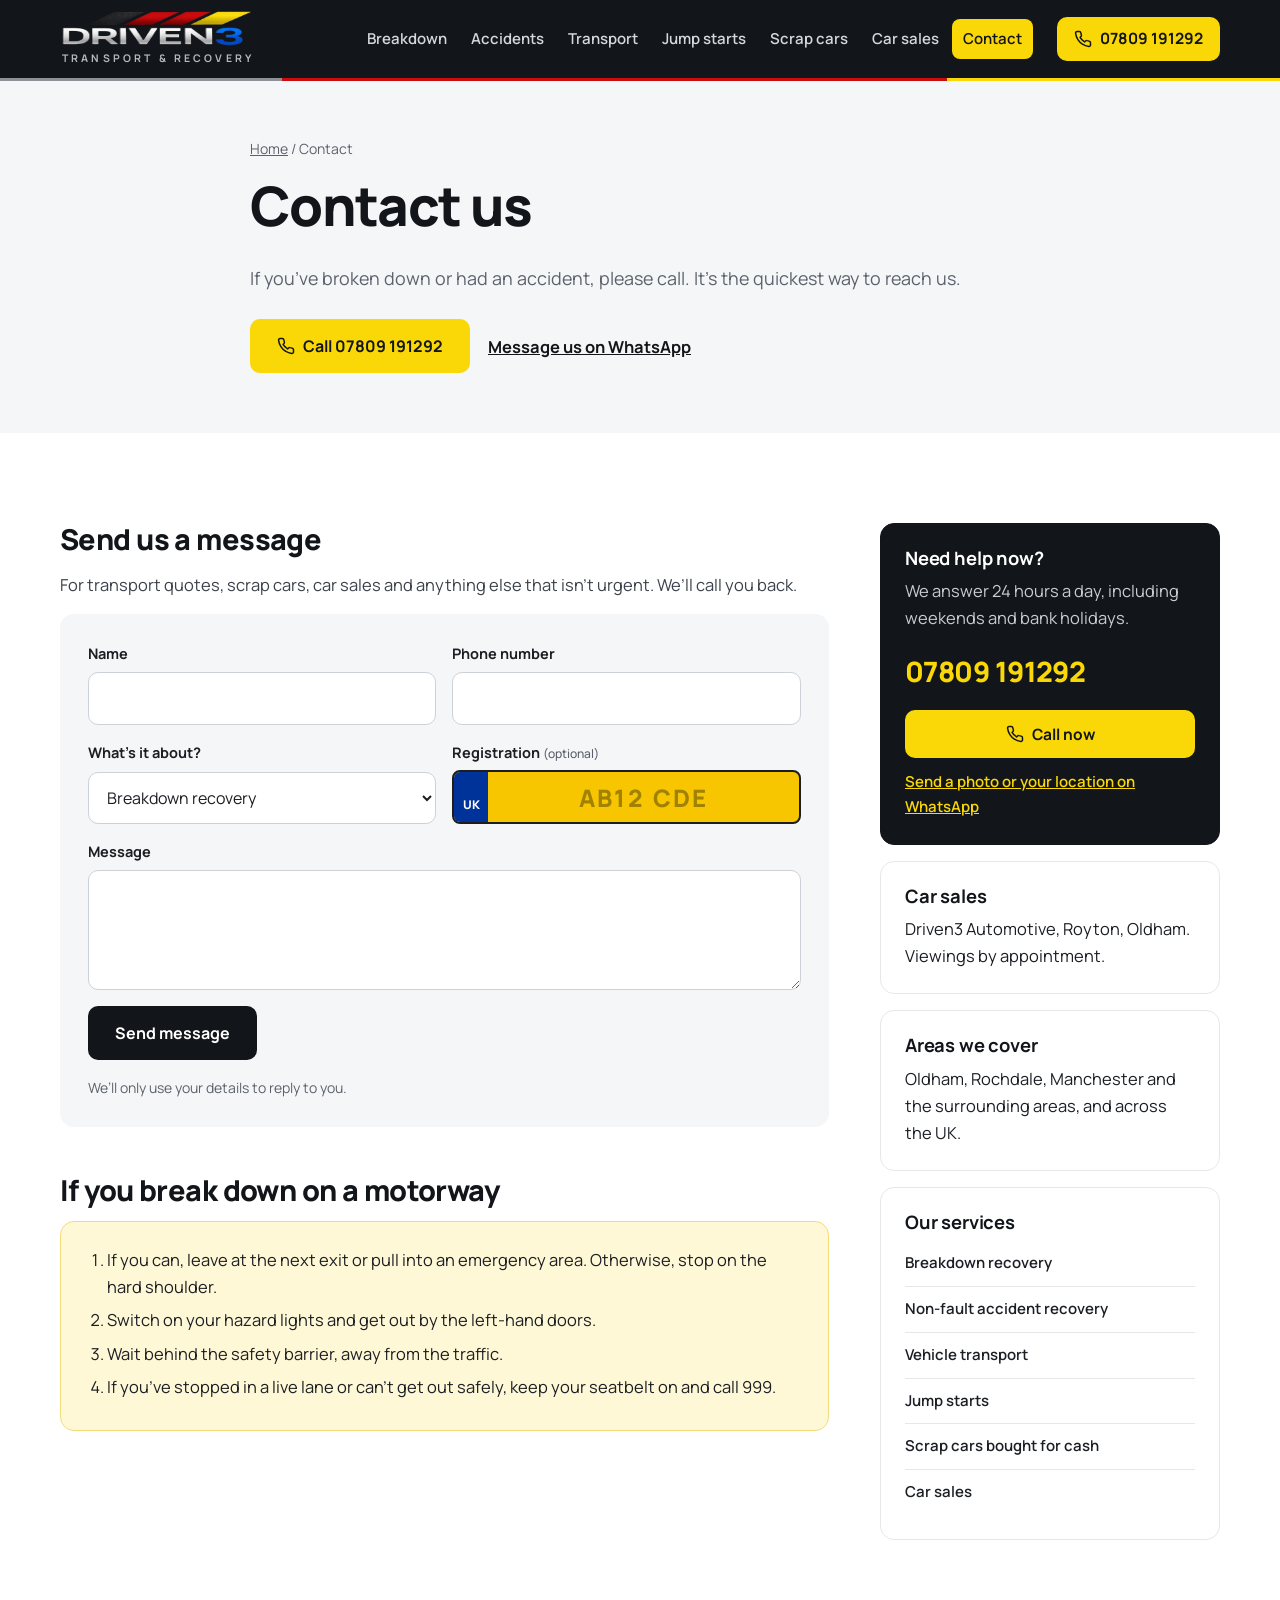
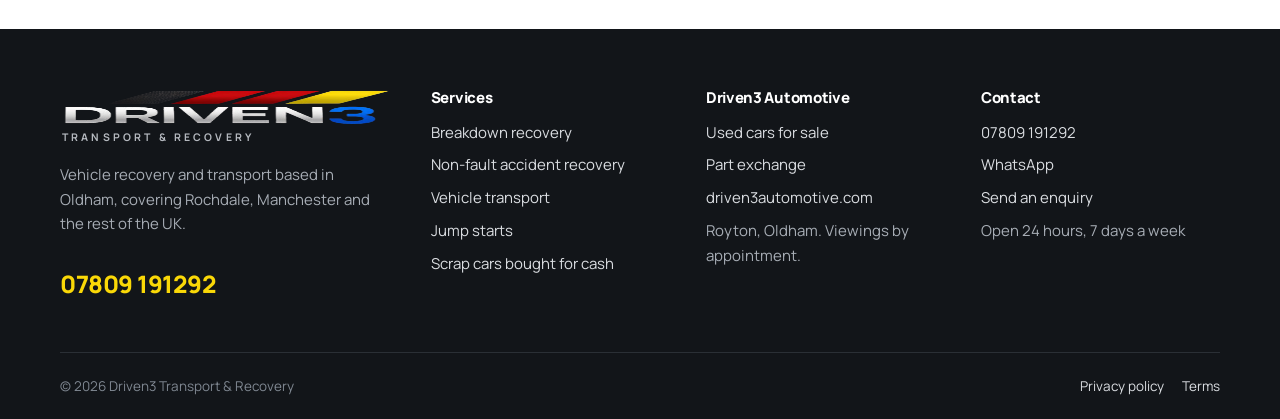
<file: contact.html>
<!doctype html>
<html lang="en-GB">
<head>
  <meta charset="utf-8">
  <meta name="viewport" content="width=device-width, initial-scale=1">
  <title>Contact | Driven3 Transport &amp; Recovery</title>
  <meta name="description" content="Call Driven3 Transport & Recovery 24 hours a day on 07809 191292, or send us a message.">
  <meta name="theme-color" content="#121519">
  <link rel="preconnect" href="https://fonts.googleapis.com">
  <link rel="preconnect" href="https://fonts.gstatic.com" crossorigin>
  <link href="https://fonts.googleapis.com/css2?family=Manrope:wght@400;500;600;700;800&display=swap" rel="stylesheet">
  <link rel="stylesheet" href="assets/site.css?v=5">
</head>
<body>
<svg aria-hidden="true" style="display:none"><symbol id="i-phone" viewBox="0 0 24 24"><path d="M22 16.9v3a2 2 0 0 1-2.2 2 19.8 19.8 0 0 1-8.6-3.1 19.5 19.5 0 0 1-6-6A19.8 19.8 0 0 1 2.1 4.2 2 2 0 0 1 4.1 2h3a2 2 0 0 1 2 1.7c.1.9.4 1.9.7 2.8a2 2 0 0 1-.5 2.1L8.1 9.9a16 16 0 0 0 6 6l1.3-1.3a2 2 0 0 1 2.1-.4c.9.3 1.9.6 2.8.7a2 2 0 0 1 1.7 2z"/></symbol><symbol id="i-check" viewBox="0 0 24 24"><path d="M5 12.5l4.5 4.5L19 7"/></symbol><symbol id="i-menu" viewBox="0 0 24 24"><path d="M4 7h16M4 12h16M4 17h16"/></symbol><symbol id="i-pin" viewBox="0 0 24 24"><path d="M12 21s-7-6.2-7-11.5a7 7 0 0 1 14 0C19 14.8 12 21 12 21z"/><circle cx="12" cy="9.5" r="2.5"/></symbol><symbol id="i-clock" viewBox="0 0 24 24"><circle cx="12" cy="12" r="9"/><path d="M12 7v5l3 2"/></symbol><symbol id="i-chat" viewBox="0 0 24 24"><path d="M21 11.5a8.4 8.4 0 0 1-12.4 7.4L3 21l2.1-5.4A8.4 8.4 0 1 1 21 11.5z"/></symbol><symbol id="i-tow" viewBox="0 0 24 24"><path d="M2 17V9h10v8M12 11h4.5l3.5 3.5V17h-2M2 17h1.5M8.5 17h5"/><circle cx="6" cy="17.5" r="2"/><circle cx="16" cy="17.5" r="2"/><path d="M5 9l3-4"/></symbol><symbol id="i-route" viewBox="0 0 24 24"><circle cx="6" cy="18" r="2.5"/><circle cx="18" cy="6" r="2.5"/><path d="M8.5 18H16a3 3 0 0 0 0-6H8a3 3 0 0 1 0-6h7.5"/></symbol></svg>
<a class="skip" href="#main">Skip to content</a>
<header class="header">
  <div class="wrap">
    <a class="brand" href="index.html" aria-label="Driven3 Transport and Recovery, home"><img src="assets/img/driven3-mark.png" alt="Driven3" width="139" height="36"><span>TRANSPORT &amp; RECOVERY</span></a>
    <nav class="nav" aria-label="Main"><a href="breakdown-recovery.html">Breakdown</a><a href="accident-recovery.html">Accidents</a><a href="transport.html">Transport</a><a href="jump-starts.html">Jump starts</a><a href="scrap-cars.html">Scrap cars</a><a href="car-sales.html">Car sales</a><a href="contact.html" aria-current="page">Contact</a></nav>
    <a class="btn btn-yellow header-call" href="tel:+447809191292"><svg class="icon" aria-hidden="true"><use href="#i-phone"/></svg>07809 191292</a>
    <button class="menu-btn" aria-expanded="false" aria-controls="mobile-nav" aria-label="Open menu"><svg class="icon" aria-hidden="true"><use href="#i-menu"/></svg></button>
  </div>
  <nav class="mobile-nav" id="mobile-nav" aria-label="Mobile"><a href="breakdown-recovery.html">Breakdown recovery</a><a href="accident-recovery.html">Non-fault accident recovery</a><a href="transport.html">Vehicle transport</a><a href="jump-starts.html">Jump starts</a><a href="scrap-cars.html">Scrap cars bought for cash</a><a href="car-sales.html">Car sales</a><a href="contact.html" aria-current="page">Contact</a><a class="btn btn-yellow btn-lg" href="tel:+447809191292"><svg class="icon" aria-hidden="true"><use href="#i-phone"/></svg>Call 07809 191292</a></nav>
</header>
<div class="stripe" aria-hidden="true"></div>
<main id="main">
<section class="page-head">
  <div class="wrap ph-grid single">
    <div>
      <div class="crumbs"><a href="index.html">Home</a> / Contact</div>
      
      <h1>Contact us</h1>
      <p class="intro">If you’ve broken down or had an accident, please call. It’s the quickest way to reach us.</p>
      <div class="btn-row"><a class="btn btn-yellow btn-lg" href="tel:+447809191292"><svg class="icon" aria-hidden="true"><use href="#i-phone"/></svg>Call 07809 191292</a><a class="alt-link" href="https://wa.me/447809191292">Message us on WhatsApp</a></div>
    </div>
    
  </div>
</section>
<section class="section">
  <div class="wrap with-side">
    <div class="prose">
      <h2>Send us a message</h2>
      <p>For transport quotes, scrap cars, car sales and anything else that isn’t urgent. We’ll call you back.</p>
      <div class="form-box">
        <form class="form js-form" novalidate>
          <div class="form-row">
            <div class="field"><label for="c-name">Name</label><input id="c-name" autocomplete="name" required><span class="err">Please enter your name.</span></div>
            <div class="field"><label for="c-phone">Phone number</label><input id="c-phone" type="tel" autocomplete="tel" required><span class="err">Please enter a phone number.</span></div>
          </div>
          <div class="form-row">
            <div class="field"><label for="c-service">What’s it about?</label><select id="c-service"><option>Breakdown recovery</option><option>Accident recovery</option><option>Vehicle transport</option><option>Jump start</option><option>Scrap car</option><option>Car sales</option><option>Something else</option></select></div>
            <div class="field"><label for="c-reg">Registration <small>(optional)</small></label><div class="plate"><span>UK</span><input id="c-reg" placeholder="AB12 CDE" maxlength="8" autocomplete="off"></div></div>
          </div>
          <div class="field"><label for="c-msg">Message</label><textarea id="c-msg" required></textarea><span class="err">Please enter a message.</span></div>
          <div><button class="btn btn-dark btn-lg" type="submit">Send message</button></div>
          <p class="form-note">We’ll only use your details to reply to you.</p>
        </form>
        <div class="form-done" role="status"><h3>Thanks</h3><p>We’ve got your message and will call you back. If it’s urgent, please ring us.</p></div>
      </div>
      <h2>If you break down on a motorway</h2>
      <div class="panel warn">
  <ol>
    <li>If you can, leave at the next exit or pull into an emergency area. Otherwise, stop on the hard shoulder.</li>
    <li>Switch on your hazard lights and get out by the left-hand doors.</li>
    <li>Wait behind the safety barrier, away from the traffic.</li>
    <li>If you’ve stopped in a live lane or can’t get out safely, keep your seatbelt on and call 999.</li>
  </ol>
</div>
    </div>
    <aside class="side">
  <div class="panel dark">
    <h3>Need help now?</h3>
    <p>We answer 24 hours a day, including weekends and bank holidays.</p>
    <a class="phone-big" href="tel:+447809191292">07809 191292</a>
    <a class="btn btn-yellow btn-block" href="tel:+447809191292"><svg class="icon" aria-hidden="true"><use href="#i-phone"/></svg>Call now</a>
    <a class="wa" href="https://wa.me/447809191292">Send a photo or your location on WhatsApp</a>
  </div>
  <div class="panel"><h3>Car sales</h3><p style="margin:0">Driven3 Automotive, Royton, Oldham. Viewings by appointment.</p></div><div class="panel"><h3>Areas we cover</h3><p style="margin:0">Oldham, Rochdale, Manchester and the surrounding areas, and across the UK.</p></div>
  <div class="panel">
    <h3>Our services</h3>
    <div class="side-links"><a href="breakdown-recovery.html">Breakdown recovery</a><a href="accident-recovery.html">Non-fault accident recovery</a><a href="transport.html">Vehicle transport</a><a href="jump-starts.html">Jump starts</a><a href="scrap-cars.html">Scrap cars bought for cash</a><a href="car-sales.html">Car sales</a></div>
  </div>
</aside>
  </div>
</section>

</main>
<footer class="footer">
  <div class="wrap">
    <div class="footer-grid">
      <div>
        <a class="brand" href="index.html" aria-label="Driven3 Transport and Recovery, home"><img src="assets/img/driven3-mark.png" alt="Driven3" width="139" height="36"><span>TRANSPORT &amp; RECOVERY</span></a>
        <p style="margin-top:16px">Vehicle recovery and transport based in Oldham, covering Rochdale, Manchester and the rest of the UK.</p>
        <a class="phone" href="tel:+447809191292">07809 191292</a>
      </div>
      <div>
        <h4>Services</h4>
        <ul><li><a href="breakdown-recovery.html">Breakdown recovery</a></li><li><a href="accident-recovery.html">Non-fault accident recovery</a></li><li><a href="transport.html">Vehicle transport</a></li><li><a href="jump-starts.html">Jump starts</a></li><li><a href="scrap-cars.html">Scrap cars bought for cash</a></li></ul>
      </div>
      <div>
        <h4>Driven3 Automotive</h4>
        <ul>
          <li><a href="car-sales.html">Used cars for sale</a></li>
          <li><a href="car-sales.html#part-exchange">Part exchange</a></li>
          <li><a href="https://www.driven3automotive.com" target="_blank" rel="noopener">driven3automotive.com</a></li>
          <li>Royton, Oldham. Viewings by appointment.</li>
        </ul>
      </div>
      <div>
        <h4>Contact</h4>
        <ul>
          <li><a href="tel:+447809191292">07809 191292</a></li>
          <li><a href="https://wa.me/447809191292">WhatsApp</a></li>
          <li><a href="contact.html">Send an enquiry</a></li>
          <li>Open 24 hours, 7 days a week</li>
        </ul>
      </div>
    </div>
    <div class="footer-bottom">
      <span>&copy; 2026 Driven3 Transport &amp; Recovery</span>
      <nav aria-label="Legal"><a href="#">Privacy policy</a><a href="#">Terms</a></nav>
    </div>
  </div>
</footer>
<div class="call-bar">
  <a class="c1" href="tel:+447809191292"><svg class="icon" aria-hidden="true"><use href="#i-phone"/></svg>Call now</a>
  <a class="c2" href="https://wa.me/447809191292"><svg class="icon" aria-hidden="true"><use href="#i-chat"/></svg>WhatsApp</a>
</div>
<script src="assets/site.js?v=5"></script>
</body>
</html>
</file>
<file: assets/site.css>
/* Driven3 Transport & Recovery
   Accent colours are taken from the Driven3 logo. */

:root {
  --ink: #121519;
  --ink-2: #1d2126;
  --ink-3: #2a2f35;
  --yellow: #fad807;
  --yellow-dark: #e2c200;
  --red: #c90c0e;
  --blue: #0a5bd6;
  --text: #1b1f24;
  --muted: #5b626c;
  --line: #e5e7eb;
  --alt: #f5f6f7;
  --white: #fff;
  --green: #17864a;
  --r-sm: 10px;
  --r: 14px;
  --r-lg: 20px;
  --wrap: 1200px;
  --gutter: 20px;
  --font: "Manrope", system-ui, -apple-system, "Segoe UI", sans-serif;
}

*, *::before, *::after { box-sizing: border-box; }
html { -webkit-text-size-adjust: 100%; scroll-behavior: smooth; }
@media (prefers-reduced-motion: reduce) { html { scroll-behavior: auto; } * { transition: none !important; } }
body { margin: 0; font-family: var(--font); font-size: 16.5px; line-height: 1.65; color: var(--text); background: var(--white); -webkit-font-smoothing: antialiased; }
img { display: block; max-width: 100%; }
a { color: var(--blue); }
h1, h2, h3, h4 { color: var(--ink); line-height: 1.15; margin: 0 0 .5em; font-weight: 800; letter-spacing: -0.02em; }
h1 { font-size: clamp(2.2rem, 4.6vw, 3.4rem); letter-spacing: -0.03em; }
h2 { font-size: clamp(1.7rem, 3vw, 2.4rem); }
h3 { font-size: 1.15rem; font-weight: 700; letter-spacing: -0.01em; }
p { margin: 0 0 1em; }
ul { margin: 0; padding: 0; list-style: none; }
ol { padding-left: 22px; margin: 0 0 1.2em; }
ol li { margin-bottom: 6px; }
:focus-visible { outline: 3px solid var(--blue); outline-offset: 2px; }

.wrap { max-width: var(--wrap); margin: 0 auto; padding: 0 var(--gutter); }
.icon { width: 20px; height: 20px; flex: none; fill: none; stroke: currentColor; stroke-width: 2; stroke-linecap: round; stroke-linejoin: round; }
.visually-hidden { position: absolute !important; width: 1px; height: 1px; overflow: hidden; clip: rect(0 0 0 0); white-space: nowrap; }
.skip { position: absolute; left: 12px; top: -60px; z-index: 100; background: var(--yellow); color: var(--ink); padding: 10px 14px; border-radius: var(--r-sm); font-weight: 700; }
.skip:focus { top: 12px; }

/* buttons */
.btn {
  display: inline-flex; align-items: center; justify-content: center; gap: 8px;
  min-height: 48px; padding: 0 22px; border-radius: var(--r-sm); border: 1.5px solid transparent;
  font-family: var(--font); font-weight: 700; font-size: 15.5px; text-decoration: none; cursor: pointer; white-space: nowrap;
  transition: background .15s, border-color .15s, color .15s;
}
.btn .icon { width: 18px; height: 18px; }
.btn-yellow { background: var(--yellow); color: var(--ink); }
.btn-yellow:hover { background: var(--yellow-dark); }
.btn-dark { background: var(--ink); color: var(--white); }
.btn-dark:hover { background: var(--ink-3); }
.btn-outline { border-color: rgba(255,255,255,.35); color: var(--white); }
.btn-outline:hover { border-color: var(--white); }
.btn-outline-dark { border-color: #cfd3d9; color: var(--ink); background: var(--white); }
.btn-outline-dark:hover { border-color: var(--ink); }
.btn-lg { min-height: 54px; font-size: 16px; padding: 0 26px; }
.btn-block { width: 100%; }
.btn-row { display: flex; flex-wrap: wrap; align-items: center; gap: 12px 18px; }
.alt-link { font-weight: 700; color: var(--ink); }

/* header */
.header { position: sticky; top: 0; z-index: 50; background: var(--ink); }
.header .wrap { display: flex; align-items: center; gap: 24px; height: 78px; }
.brand { display: flex; flex-direction: column; gap: 4px; text-decoration: none; flex: none; }
.brand img { height: 36px; width: auto; }
.brand span { font-size: 10.5px; font-weight: 700; letter-spacing: .3em; color: #b5b9bf; padding-left: 2px; }
.nav { display: flex; gap: 2px; margin-left: auto; }
.nav a { padding: 8px 11px; font-weight: 600; font-size: 15px; color: #d4d7db; text-decoration: none; border-radius: 8px; white-space: nowrap; transition: background .15s, color .15s; }
.nav a:hover { color: var(--white); background: var(--ink-3); }
.nav a[aria-current="page"] { color: var(--ink); background: var(--yellow); }
.header-call { min-height: 44px; padding: 0 16px; }
.menu-btn { display: none; margin-left: auto; width: 46px; height: 46px; border: 1px solid var(--ink-3); border-radius: var(--r-sm); background: transparent; color: var(--white); align-items: center; justify-content: center; cursor: pointer; }
.menu-btn .icon { width: 22px; height: 22px; }
.mobile-nav { display: none; background: var(--ink-2); padding: 8px 0 4px; }
.mobile-nav a { display: block; margin: 2px 12px; padding: 12px; border-radius: var(--r-sm); color: #e4e6e9; font-weight: 600; text-decoration: none; }
.mobile-nav a[aria-current="page"] { background: var(--yellow); color: var(--ink); }
.mobile-nav .btn { margin: 12px 12px 14px; width: calc(100% - 24px); }
.menu-open .mobile-nav { display: block; }
.stripe { height: 3px; background: linear-gradient(90deg, #8c9198 0 22%, var(--red) 22% 74%, var(--yellow) 74% 100%); }
@media (max-width: 1140px) {
  .nav, .header-call { display: none; }
  .menu-btn { display: inline-flex; }
  .brand img { height: 30px; }
  .brand span { font-size: 9.5px; letter-spacing: .24em; }
}

/* home hero */
.hero { background: var(--alt); }
.hero-grid { display: grid; grid-template-columns: 1.05fr 1fr; gap: clamp(32px, 5vw, 64px); align-items: center; padding-top: clamp(40px, 6vw, 80px); padding-bottom: clamp(40px, 6vw, 80px); }
.hero .intro { font-size: 1.15rem; color: var(--muted); margin-bottom: 28px; max-width: 540px; }
.hero-list { display: flex; flex-wrap: wrap; gap: 10px 22px; margin-top: 26px; font-weight: 600; font-size: 15px; color: #39404a; }
.hero-list li { display: flex; align-items: center; gap: 8px; }
.hero-list .icon { color: var(--green); stroke-width: 2.6; width: 18px; height: 18px; }
.hero-grid > img { width: 100%; aspect-ratio: 5 / 4.2; object-fit: cover; border-radius: var(--r-lg); }
@media (max-width: 900px) { .hero-grid { grid-template-columns: 1fr; } }

/* facts row */
.facts { border-bottom: 1px solid var(--line); }
.facts ul { display: grid; grid-template-columns: repeat(4, 1fr); }
.facts li { display: flex; align-items: center; gap: 12px; padding: 22px 16px; font-weight: 700; font-size: 15px; color: var(--ink); }
.facts li + li { border-left: 1px solid var(--line); }
.facts .icon { width: 22px; height: 22px; color: var(--ink); }
@media (max-width: 900px) {
  .facts ul { grid-template-columns: 1fr 1fr; }
  .facts li:nth-child(3) { border-left: 0; }
  .facts li:nth-child(n+3) { border-top: 1px solid var(--line); }
}
@media (max-width: 480px) { .facts li { font-size: 14px; padding: 16px 10px; gap: 8px; } }

/* inner page header */
.page-head { background: var(--alt); }
.ph-grid { display: grid; grid-template-columns: 1.1fr 1fr; gap: clamp(28px, 5vw, 56px); align-items: center; padding-top: clamp(32px, 5vw, 56px); padding-bottom: clamp(36px, 5vw, 60px); }
.ph-grid.single { grid-template-columns: 1fr; max-width: 820px; }
.page-head .intro { color: var(--muted); font-size: 1.12rem; margin-bottom: 26px; }
.ph-grid > img { width: 100%; aspect-ratio: 16 / 11; object-fit: cover; border-radius: var(--r-lg); }
.crumbs { font-size: 14px; color: var(--muted); margin-bottom: 14px; }
.crumbs a { color: var(--muted); }
@media (max-width: 900px) { .ph-grid { grid-template-columns: 1fr; } .ph-grid > img { order: -1; aspect-ratio: 16 / 9; } }

/* sections */
.section { padding: clamp(56px, 7vw, 96px) 0; }
.section.alt { background: var(--alt); }
.section-intro { max-width: 680px; margin-bottom: 32px; }
.section-intro p { color: var(--muted); font-size: 1.08rem; margin: 0; }

/* service cards */
.cards { display: grid; grid-template-columns: repeat(3, 1fr); gap: 20px; }
.card { position: relative; background: var(--white); border: 1px solid var(--line); border-radius: var(--r); padding: 10px; display: flex; flex-direction: column; transition: border-color .2s; }
.card:hover { border-color: #b9bec5; }
.card img { width: 100%; aspect-ratio: 16 / 10; object-fit: cover; border-radius: var(--r-sm); }
.card-body { padding: 16px 12px 12px; }
.card-body p { color: var(--muted); font-size: 15.5px; margin: 0; }
.card h3 { margin-bottom: 6px; }
.card h3 a { color: var(--ink); text-decoration: none; }
.card h3 a::after { content: ""; position: absolute; inset: 0; }
.card:hover h3 a { text-decoration: underline; text-underline-offset: 3px; }
@media (max-width: 960px) { .cards { grid-template-columns: 1fr 1fr; } }
@media (max-width: 620px) { .cards { grid-template-columns: 1fr; } }

/* two column */
.two-col { display: grid; grid-template-columns: 1fr 1fr; gap: clamp(32px, 5vw, 72px); align-items: center; }
.two-col.top { align-items: start; }
img.photo { width: 100%; border-radius: var(--r-lg); aspect-ratio: 4 / 3; object-fit: cover; }
@media (max-width: 900px) { .two-col { grid-template-columns: 1fr; } .two-col .photo-first { order: -1; } }

/* dark highlight block */
.highlight { background: var(--ink); color: #c9cdd3; border-radius: var(--r-lg); padding: clamp(28px, 5vw, 56px); display: grid; grid-template-columns: 1.1fr 1fr; gap: clamp(28px, 4vw, 56px); align-items: center; }
.highlight h2 { color: var(--white); }
.highlight img { width: 100%; aspect-ratio: 4 / 3; object-fit: cover; border-radius: var(--r); }
.highlight .ticks li { color: #e3e6ea; }
.highlight .ticks .icon { color: var(--yellow); }
.highlight .alt-link { color: var(--yellow); }
@media (max-width: 900px) { .highlight { grid-template-columns: 1fr; } .highlight img { order: -1; } }

/* tick lists */
.ticks { display: grid; gap: 10px; margin: 0 0 24px; }
.ticks li { display: flex; gap: 10px; }
.ticks .icon { color: var(--green); margin-top: 3px; stroke-width: 2.6; width: 18px; height: 18px; }
.ticks.cols { grid-template-columns: 1fr 1fr; column-gap: 28px; }
@media (max-width: 600px) { .ticks.cols { grid-template-columns: 1fr; } }

/* short notes with dividers (used instead of icon feature grids) */
.notes { border-top: 1px solid var(--line); }
.notes > div { padding: 18px 0; border-bottom: 1px solid var(--line); }
.notes h3 { margin-bottom: 4px; }
.notes p { color: var(--muted); margin: 0; font-size: 15.5px; }

/* text-only boxes in a grid */
.boxes { display: grid; grid-template-columns: 1fr 1fr; gap: 14px; margin: 20px 0 8px; }
.boxes > div { background: var(--alt); border-radius: var(--r); padding: 20px; }
.boxes h3 { font-size: 1.05rem; margin-bottom: 4px; }
.boxes p { color: var(--muted); font-size: 15px; margin: 0; }
@media (max-width: 600px) { .boxes { grid-template-columns: 1fr; } }

/* steps */
.steps { display: grid; grid-template-columns: repeat(5, 1fr); gap: 16px; counter-reset: step; margin: 0; padding: 0; list-style: none; }
.steps li { counter-increment: step; background: var(--white); border: 1px solid var(--line); border-radius: var(--r); padding: 20px; margin: 0; }
.steps li::before { content: counter(step); display: block; font-size: 28px; font-weight: 800; color: #c3c7cd; line-height: 1; margin-bottom: 12px; }
.steps h3 { font-size: 1.05rem; margin-bottom: 6px; }
.steps p { color: var(--muted); font-size: 15px; margin: 0; }
@media (max-width: 960px) { .steps { grid-template-columns: 1fr 1fr; } }
@media (max-width: 560px) { .steps { grid-template-columns: 1fr; } }

/* panels */
.panel { background: var(--white); border: 1px solid var(--line); border-radius: var(--r); padding: 24px; }
.panel h3 { margin-bottom: 8px; }
.panel.dark { background: var(--ink); border-color: var(--ink); color: #c9cdd3; }
.panel.dark h3 { color: var(--white); }
.panel.dark a.wa { color: var(--yellow); font-weight: 600; font-size: 15px; display: block; margin-top: 12px; }
.panel.warn { background: #fff8d6; border-color: #f1dc7c; margin-bottom: 8px; }
.panel.warn ol { margin: 0; }
.panel .phone-big { display: block; font-size: 28px; font-weight: 800; letter-spacing: -0.02em; color: var(--yellow); text-decoration: none; margin: 4px 0 16px; }

/* main + sidebar */
.with-side { display: grid; grid-template-columns: 1fr 340px; gap: clamp(32px, 4vw, 56px); align-items: start; }
.side { display: grid; gap: 16px; position: sticky; top: 100px; }
.side-links a { display: flex; justify-content: space-between; align-items: center; padding: 10px 0; border-bottom: 1px solid var(--line); color: var(--text); text-decoration: none; font-weight: 600; font-size: 15px; }
.side-links a:last-child { border-bottom: 0; }
.side-links a:hover { color: var(--ink); text-decoration: underline; }
.side-links a[aria-current="page"] { font-weight: 800; color: var(--ink); }
.prose h2 { font-size: clamp(1.4rem, 2.4vw, 1.8rem); margin-top: 1.6em; }
.prose h2:first-child { margin-top: 0; }
.prose > p { color: #3b424c; }
.prose img.photo { margin: 8px 0 24px; aspect-ratio: 16 / 9; }
@media (max-width: 960px) { .with-side { grid-template-columns: 1fr; } .side { position: static; } }

/* areas */
.areas-list { display: flex; flex-wrap: wrap; gap: 8px; margin-bottom: 24px; }
.areas-list li { padding: 7px 14px; border-radius: 999px; background: var(--white); border: 1px solid var(--line); font-weight: 600; font-size: 14.5px; }

/* logo plate (the logo is designed for a dark background) */
.logo-plate { display: inline-block; background: var(--ink); border-radius: var(--r-sm); padding: 12px 16px; margin-bottom: 18px; }
.logo-plate img { height: 60px; width: auto; }

/* faq */
.faq { max-width: 860px; display: grid; gap: 10px; }
.faq details { background: var(--white); border: 1px solid var(--line); border-radius: var(--r); padding: 0 22px; }
.faq summary { cursor: pointer; list-style: none; padding: 18px 36px 18px 0; position: relative; font-weight: 700; font-size: 17px; color: var(--ink); }
.faq summary::-webkit-details-marker { display: none; }
.faq summary::after { content: "+"; position: absolute; right: 0; top: 50%; transform: translateY(-50%); font-size: 24px; font-weight: 500; color: var(--muted); }
.faq details[open] summary::after { content: "\2212"; }
.faq details p { color: var(--muted); margin: -4px 0 18px; }

/* call band */
.call-band { padding: 0 0 clamp(56px, 7vw, 96px); }
.call-band.after-alt { padding-top: clamp(56px, 7vw, 96px); }
.call-band .inner { background: var(--yellow); color: var(--ink); border-radius: var(--r-lg); padding: clamp(28px, 4vw, 44px); display: flex; justify-content: space-between; align-items: center; gap: 24px; flex-wrap: wrap; }
.call-band h2 { margin: 0 0 4px; font-size: clamp(1.4rem, 2.6vw, 2rem); }
.call-band p { margin: 0; font-size: 16.5px; }

/* forms */
.form { display: grid; gap: 16px; }
.form-row { display: grid; grid-template-columns: 1fr 1fr; gap: 16px; }
@media (max-width: 600px) { .form-row { grid-template-columns: 1fr; } }
.field { display: grid; gap: 6px; }
.field label { font-weight: 700; font-size: 14.5px; }
.field label small { color: var(--muted); font-weight: 500; }
.field input, .field select, .field textarea {
  width: 100%; min-height: 50px; padding: 12px 14px; border: 1px solid #cdd2d8; border-radius: var(--r-sm);
  font: inherit; font-size: 16px; color: var(--text); background: var(--white);
}
.field textarea { min-height: 120px; resize: vertical; }
.field input:focus, .field select:focus, .field textarea:focus { outline: none; border-color: var(--ink); box-shadow: 0 0 0 3px rgba(250,216,7,.45); }
.field .err { display: none; font-size: 14px; color: var(--red); }
.field.invalid input, .field.invalid select, .field.invalid textarea { border-color: var(--red); }
.field.invalid .err { display: block; }
.form-note { font-size: 14px; color: var(--muted); margin: 0; }
.form-box { background: var(--alt); border-radius: var(--r); padding: clamp(20px, 3vw, 28px); margin-bottom: 8px; }
.form-done { display: none; background: #ecf8f1; border: 1px solid #bfe3cd; border-radius: var(--r); padding: 22px; }
.form-done h3 { color: var(--green); margin-bottom: 6px; }
.form-done p { margin: 0; }
.sent .form { display: none; }
.sent .form-done { display: block; }

/* UK number plate input */
.plate { display: flex; height: 54px; border: 2px solid #1d1d1d; border-radius: 8px; overflow: hidden; background: #f7c600; }
.plate span { width: 34px; background: #003399; color: #fff; font-weight: 800; font-size: 12px; display: flex; align-items: flex-end; justify-content: center; padding-bottom: 8px; }
.plate input { flex: 1; min-width: 0; border: 0 !important; border-radius: 0 !important; background: transparent !important; box-shadow: none !important; min-height: 0; text-align: center; text-transform: uppercase; font-weight: 800; font-size: 24px; letter-spacing: .1em; color: #111; }
.plate input::placeholder { color: rgba(0,0,0,.35); }
.plate:focus-within { box-shadow: 0 0 0 3px rgba(250,216,7,.45); }

.small-print { font-size: 13.5px; color: var(--muted); border-top: 1px solid var(--line); padding-top: 16px; margin-top: 32px; }

/* footer */
.footer { background: var(--ink); color: #a7adb5; font-size: 15px; }
.footer .wrap { padding-top: 60px; }
.footer-grid { display: grid; grid-template-columns: 1.4fr 1fr 1fr 1fr; gap: 36px; }
.footer h4 { color: var(--white); font-size: 15px; margin-bottom: 14px; }
.footer li { margin-bottom: 8px; }
.footer a { color: #dadde1; text-decoration: none; }
.footer a:hover { color: var(--yellow); }
.footer .phone { display: inline-block; margin-top: 12px; font-weight: 800; font-size: 24px; color: var(--yellow); letter-spacing: -0.02em; }
.footer-bottom { margin-top: 48px; padding: 22px 0; border-top: 1px solid var(--ink-3); display: flex; justify-content: space-between; flex-wrap: wrap; gap: 12px; font-size: 13.5px; color: #7f8791; }
.footer-bottom nav { display: flex; gap: 18px; }
@media (max-width: 900px) { .footer-grid { grid-template-columns: 1fr 1fr; } }
@media (max-width: 520px) { .footer-grid { grid-template-columns: 1fr; } }

/* mobile call bar */
.call-bar { display: none; position: fixed; left: 0; right: 0; bottom: 0; z-index: 60; grid-template-columns: 1fr 1fr; padding-bottom: env(safe-area-inset-bottom); background: var(--ink); }
.call-bar a { display: flex; align-items: center; justify-content: center; gap: 8px; min-height: 56px; font-weight: 800; text-decoration: none; }
.call-bar .c1 { background: var(--yellow); color: var(--ink); }
.call-bar .c2 { color: var(--white); }
@media (max-width: 760px) { .call-bar { display: grid; } body { padding-bottom: 56px; } }
</file>
